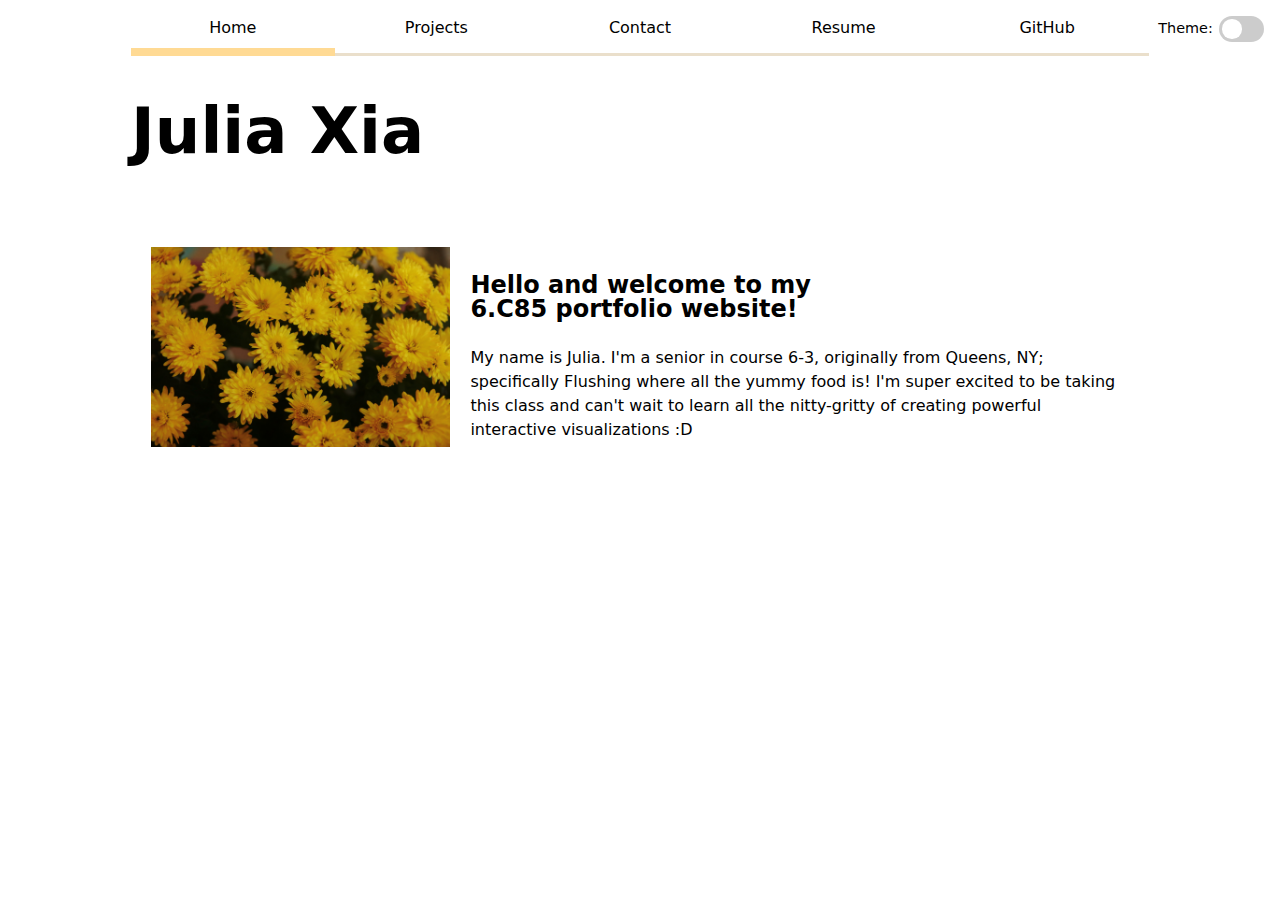
<file: index.html>
<!DOCTYPE html>
<html class="home" lang="en">
  <head>
    <meta charset="UTF-8" />
    <meta name="viewport" content="width=device-width, initial-scale=1.0" />
    <link href="./style.css" rel="stylesheet" />
    <title>Julia Xia: Personal Site & Portfolio</title>
  </head>
  <body>
    
    <h1>Julia Xia</h1>
    <div style="display:flex; align-items: center; margin: 10px">
      <img
        src="images/yellow carnations.jpeg"
        alt="yellow carnations"
        width="30%"
        style="padding-inline: 10px"
      />
      <div style="display:grid; margin: 10px;">
        <p >
          <h2>
            Hello and welcome to my 6.C85 portfolio website!
          </h2>
          My name is Julia. I'm a senior in course 6-3, originally from Queens,
          NY; specifically Flushing where all the yummy food is! I'm super excited
          to be taking this class and can't wait to learn all the nitty-gritty of creating powerful interactive
          visualizations :D
        </p>
      </div>
    
    </div>
  </body>
  <script type="module" src="global.js"></script>
</html>
</file>
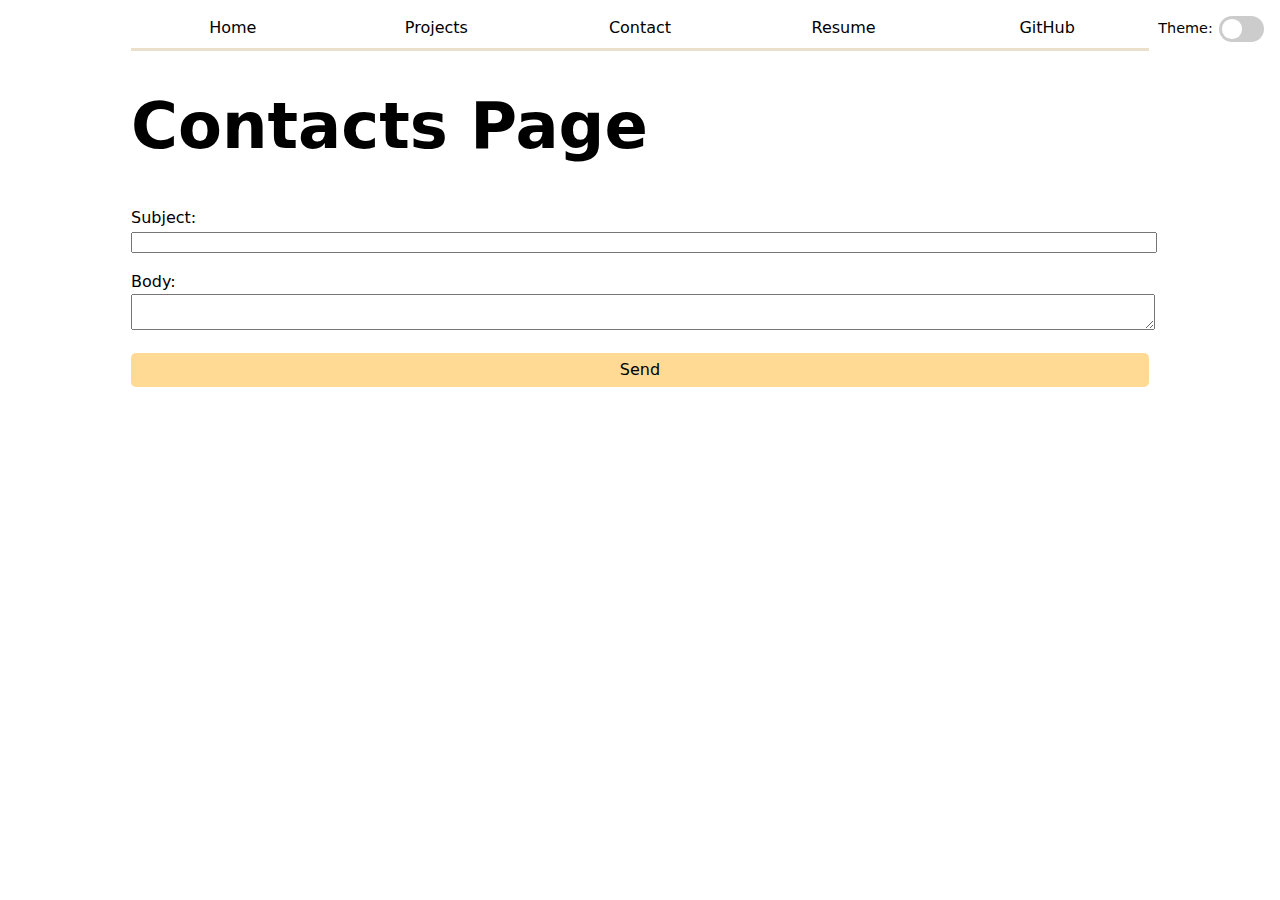
<file: contact/index.html>
<!DOCTYPE html>
<html lang="en">
  <head>
    <meta charset="UTF-8" />
    <meta name="viewport" content="width=device-width, initial-scale=1.0" />
    <link href="../style.css" rel="stylesheet" />
    <title>Contacts</title>
  </head>
  <body>
    <h1>Contacts Page</h1>
    <form action="mailto:juliaxia@mit.edu" method="GET">
      <!-- <label>
            Email:
            <input name="email" type="email"></input>
        </label> -->
      <label>
        Subject:
        <input name="subject" />
      </label>
      <label>
        Body:
        <textarea name="body"></textarea>
      </label>
      <button>Send</button>
    </form>
  </body>
  <style>
    form {
      /* Make these elements behave like block elements,
	   i.e. create line breaks before and after
	 */
      display: grid;
      grid-template-columns: auto 1fr;
      gap: 1em;
    }

    label,
    button {
      grid-template-columns: subgrid;
      grid-column: 1 / -1;
    }

    input,
    textarea {
      /* Fill the whole available width. */
      width: 100%;
    }

    input:focus,
    textarea:focus {
      outline: 2px solid var(--color-accent);
      border-radius: 5px;
      border-color: rgba(255, 255, 255, 0);
    }

    button {
      background-color: var(--color-accent);
      border: none;
      padding: 5px;
      border-radius: 5px;
      font: inherit;
    }

    button:hover {
      background-color: oklch(from var(--color-accent) 60% 80% h / 10%);
    }
  </style>
  <script type="module" src="../global.js"></script>
</html>
</file>
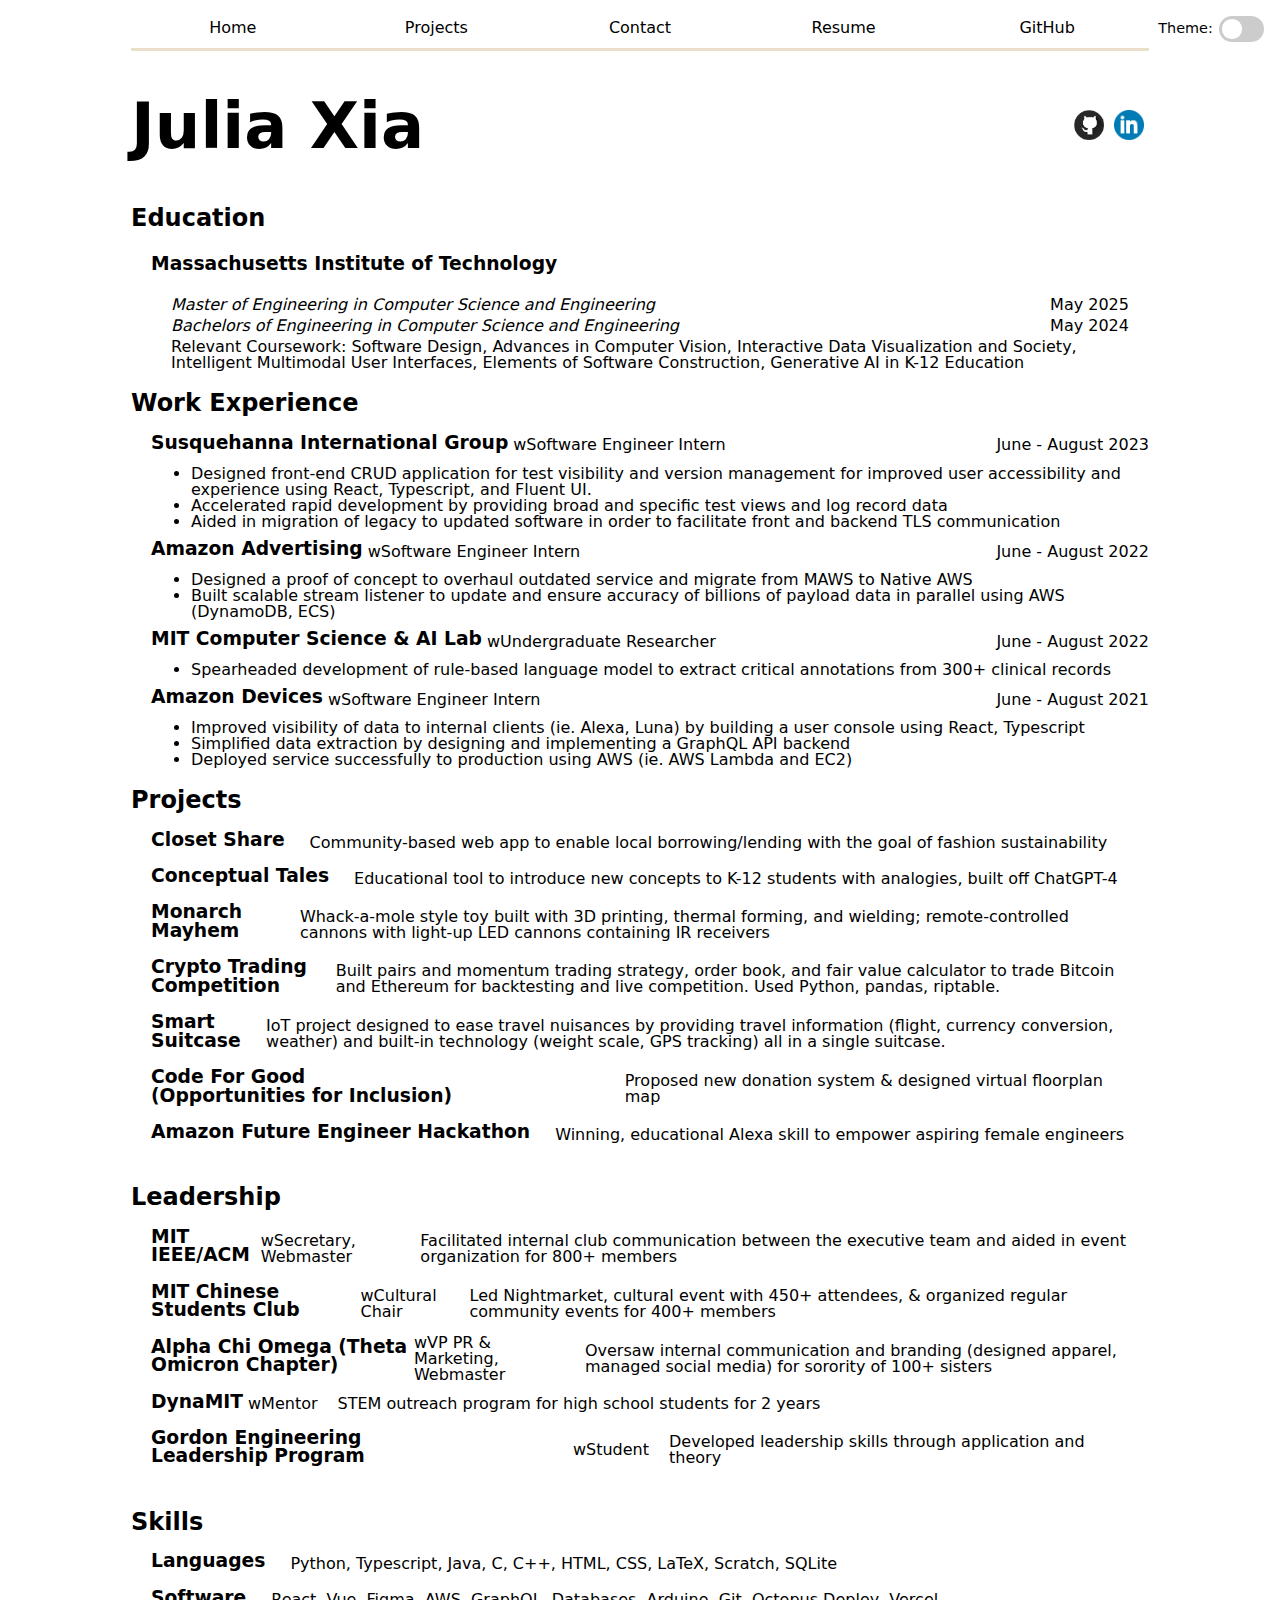
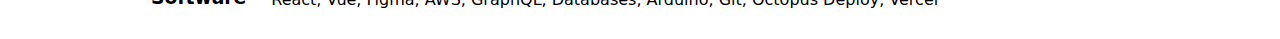
<file: resume/index.html>
<!DOCTYPE html>
<html lang="en">
  <head>
    <meta charset="UTF-8" />
    <meta name="viewport" content="width=device-width, initial-scale=1.0" />
    <link href="../style.css" rel="stylesheet" />
    <title>Resume</title>
  </head>
  <body>
    <div
      style="
        display: flex;
        align-items: center;
        justify-content: space-between;
        margin-bottom: -20px;
      "
    >
      <h1>Julia Xia</h1>
      <div style="display: flex; align-items: center">
        <a target="_blank" href="https://www.github.com/julxia">
          <img
            style="width: 30px; padding: 5px"
            src="../images/github.png"
            alt="GitHub Icon"
          />
        </a>
        <a target="_blank" href="https://www.linkedin.com/in/xiajulia/">
          <img
            style="width: 30px; padding: 5px"
            src="../images/linkedIn.png"
            alt="LinkedIn Icon"
          />
        </a>
      </div>
    </div>
    <section>
      <h2>Education</h2>
      <div style="margin-left: 20px">
        <h3>Massachusetts Institute of Technology</h3>
        <div class="role education">
          <i> Master of Engineering in Computer Science and Engineering </i>
          <time datetime="2025-05">May 2025</time>
        </div>
        <div class="role education">
          <i> Bachelors of Engineering in Computer Science and Engineering </i>
          <time datetime="2025-05">May 2024</time>
        </div>
        <p class="education" style="font-weight: lighter">
          Relevant Coursework: Software Design, Advances in Computer Vision,
          Interactive Data Visualization and Society, Intelligent Multimodal
          User Interfaces, Elements of Software Construction, Generative AI in
          K-12 Education
        </p>
      </div>
    </section>
    <section>
      <h2>Work Experience</h2>
      <div style="margin-left: 20px; margin-top: -10px">
        <div class="job">
          <div class="role">
            <div class="title">
              <h3 class="organization">Susquehanna International Group</h3>
              <p style="font-weight: lighter">wSoftware Engineer Intern</p>
            </div>
            <p>
              <time datetime="2023-06">June</time> -
              <time datetime="2023-08">August 2023</time>
            </p>
          </div>
          <ul style="margin-top: -10px">
            <li>
              Designed front-end CRUD application for test visibility and
              version management for improved user accessibility and experience
              using React, Typescript, and Fluent UI.
            </li>
            <li>
              Accelerated rapid development by providing broad and specific test
              views and log record data
            </li>
            <li>
              Aided in migration of legacy to updated software in order to
              facilitate front and backend TLS communication
            </li>
          </ul>
        </div>
        <div class="job">
          <div class="role">
            <div class="title">
              <h3 class="organization">Amazon Advertising</h3>
              <p style="font-weight: lighter">wSoftware Engineer Intern</p>
            </div>
            <p>
              <time datetime="2022-06">June</time> -
              <time datetime="2022-08">August 2022</time>
            </p>
          </div>
          <ul style="margin-top: -10px">
            <li>
              Designed a proof of concept to overhaul outdated service and
              migrate from MAWS to Native AWS
            </li>
            <li>
              Built scalable stream listener to update and ensure accuracy of
              billions of payload data in parallel using AWS (DynamoDB, ECS)
            </li>
          </ul>
        </div>
        <div class="job">
          <div class="role">
            <div class="title">
              <h3 class="organization">MIT Computer Science & AI Lab</h3>
              <p style="font-weight: lighter">wUndergraduate Researcher</p>
            </div>
            <p>
              <time datetime="2022-06">June</time> -
              <time datetime="2022-08">August 2022</time>
            </p>
          </div>
          <ul style="margin-top: -10px">
            <li>
              Spearheaded development of rule-based language model to extract
              critical annotations from 300+ clinical records
            </li>
          </ul>
        </div>
        <div class="job">
          <div class="role">
            <div class="title">
              <h3 class="organization">Amazon Devices</h3>
              <p style="font-weight: lighter">wSoftware Engineer Intern</p>
            </div>
            <p>
              <time datetime="2021-06">June</time> -
              <time datetime="2021-08">August 2021</time>
            </p>
          </div>
          <ul style="margin-top: -10px">
            <li>
              Improved visibility of data to internal clients (ie. Alexa, Luna)
              by building a user console using React, Typescript
            </li>
            <li>
              Simplified data extraction by designing and implementing a GraphQL
              API backend
            </li>
            <li>
              Deployed service successfully to production using AWS (ie. AWS
              Lambda and EC2)
            </li>
          </ul>
        </div>
      </div>
    </section>

    <section>
      <h2>Projects</h2>
      <div style="margin-left: 20px; margin-top: -10px">
        <div class="project">
          <h3 class="organization">Closet Share</h3>
          <p style="padding-inline: 20px">
            Community-based web app to enable local borrowing/lending with the
            goal of fashion sustainability
          </p>
        </div>

        <div class="project">
          <h3 class="organization">Conceptual Tales</h3>
          <p style="padding-inline: 20px">
            Educational tool to introduce new concepts to K-12 students with
            analogies, built off ChatGPT-4
          </p>
        </div>

        <div class="project">
          <h3 class="organization">Monarch Mayhem</h3>
          <p style="padding-inline: 20px">
            Whack-a-mole style toy built with 3D printing, thermal forming, and
            wielding; remote-controlled cannons with light-up LED cannons
            containing IR receivers
          </p>
        </div>

        <div class="project">
          <h3 class="organization">Crypto Trading Competition</h3>
          <p style="padding-inline: 20px">
            Built pairs and momentum trading strategy, order book, and fair
            value calculator to trade Bitcoin and Ethereum for backtesting and
            live competition. Used Python, pandas, riptable.
          </p>
        </div>

        <div class="project">
          <h3 class="organization">Smart Suitcase</h3>
          <p style="padding-inline: 20px">
            IoT project designed to ease travel nuisances by providing travel
            information (flight, currency conversion, weather) and built-in
            technology (weight scale, GPS tracking) all in a single suitcase.
          </p>
        </div>

        <div class="project">
          <h3 class="organization">
            Code For Good (Opportunities for Inclusion)
          </h3>
          <p style="padding-inline: 20px">
            Proposed new donation system & designed virtual floorplan map
          </p>
        </div>

        <div class="project">
          <h3 class="organization">Amazon Future Engineer Hackathon</h3>
          <p style="padding-inline: 20px">
            Winning, educational Alexa skill to empower aspiring female
            engineers
          </p>
        </div>
      </div>
    </section>

    <section>
      <h2>Leadership</h2>
      <div style="margin-left: 20px; margin-top: -10px">
        <div class="project">
          <div class="title">
            <h3 class="organization">MIT IEEE/ACM</h3>
            <p style="font-weight: lighter">wSecretary, Webmaster</p>
          </div>
          <p style="padding-inline: 20px">
            Facilitated internal club communication between the executive team
            and aided in event organization for 800+ members
          </p>
        </div>

        <div class="project">
          <div class="title">
            <h3 class="organization">MIT Chinese Students Club</h3>
            <p style="font-weight: lighter">wCultural Chair</p>
          </div>
          <p style="padding-inline: 20px">
            Led Nightmarket, cultural event with 450+ attendees, & organized
            regular community events for 400+ members
          </p>
        </div>

        <div class="project">
          <div class="title">
            <h3 class="organization">
              Alpha Chi Omega (Theta Omicron Chapter)
            </h3>
            <p style="font-weight: lighter">wVP PR & Marketing, Webmaster</p>
          </div>
          <p style="padding-inline: 20px">
            Oversaw internal communication and branding (designed apparel,
            managed social media) for sorority of 100+ sisters
          </p>
        </div>

        <div class="project">
          <div class="title">
            <h3 class="organization">DynaMIT</h3>
            <p style="font-weight: lighter">wMentor</p>
          </div>
          <p style="padding-inline: 20px">
            STEM outreach program for high school students for 2 years
          </p>
        </div>

        <div class="project">
          <div class="title">
            <h3 class="organization">Gordon Engineering Leadership Program</h3>
            <p style="font-weight: lighter">wStudent</p>
          </div>
          <p style="padding-inline: 20px">
            Developed leadership skills through application and theory
          </p>
        </div>
      </div>
    </section>

    <section>
      <h2>Skills</h2>
      <div style="margin-left: 20px; margin-top: -10px">
        <div class="project">
          <div class="title">
            <h3 class="organization">Languages</h3>
          </div>
          <p style="padding-inline: 20px">
            Python, Typescript, Java, C, C++, HTML, CSS, LaTeX, Scratch, SQLite
          </p>
        </div>

        <div class="project">
          <div class="title">
            <h3 class="organization">Software</h3>
          </div>
          <p style="padding-inline: 20px">
            React, Vue, Figma, AWS, GraphQL, Databases, Arduino, Git, Octopus
            Deploy, Vercel
          </p>
        </div>
      </div>
    </section>
  </body>
  <style>
    section {
      /* Set line height to 1.5 times the font size
           and use the OS’s UI font as the website font
         */
      font: 100%/1 system-ui;
    }

    .role {
      display: flex;
      align-items: center;
      justify-content: space-between;
    }

    .title {
      display: flex;
      align-items: center;
      justify-content: space-evenly;
    }

    .organization {
      padding-right: 5px;
    }

    .education {
      margin-inline: 20px;
      margin-top: 5px;
    }

    .job {
      margin-top: -25px;
    }

    .project {
      display: flex;
      align-items: center;
      margin-top: -25px;
    }
  </style>
  <script type="module" src="../global.js"></script>
</html>
</file>
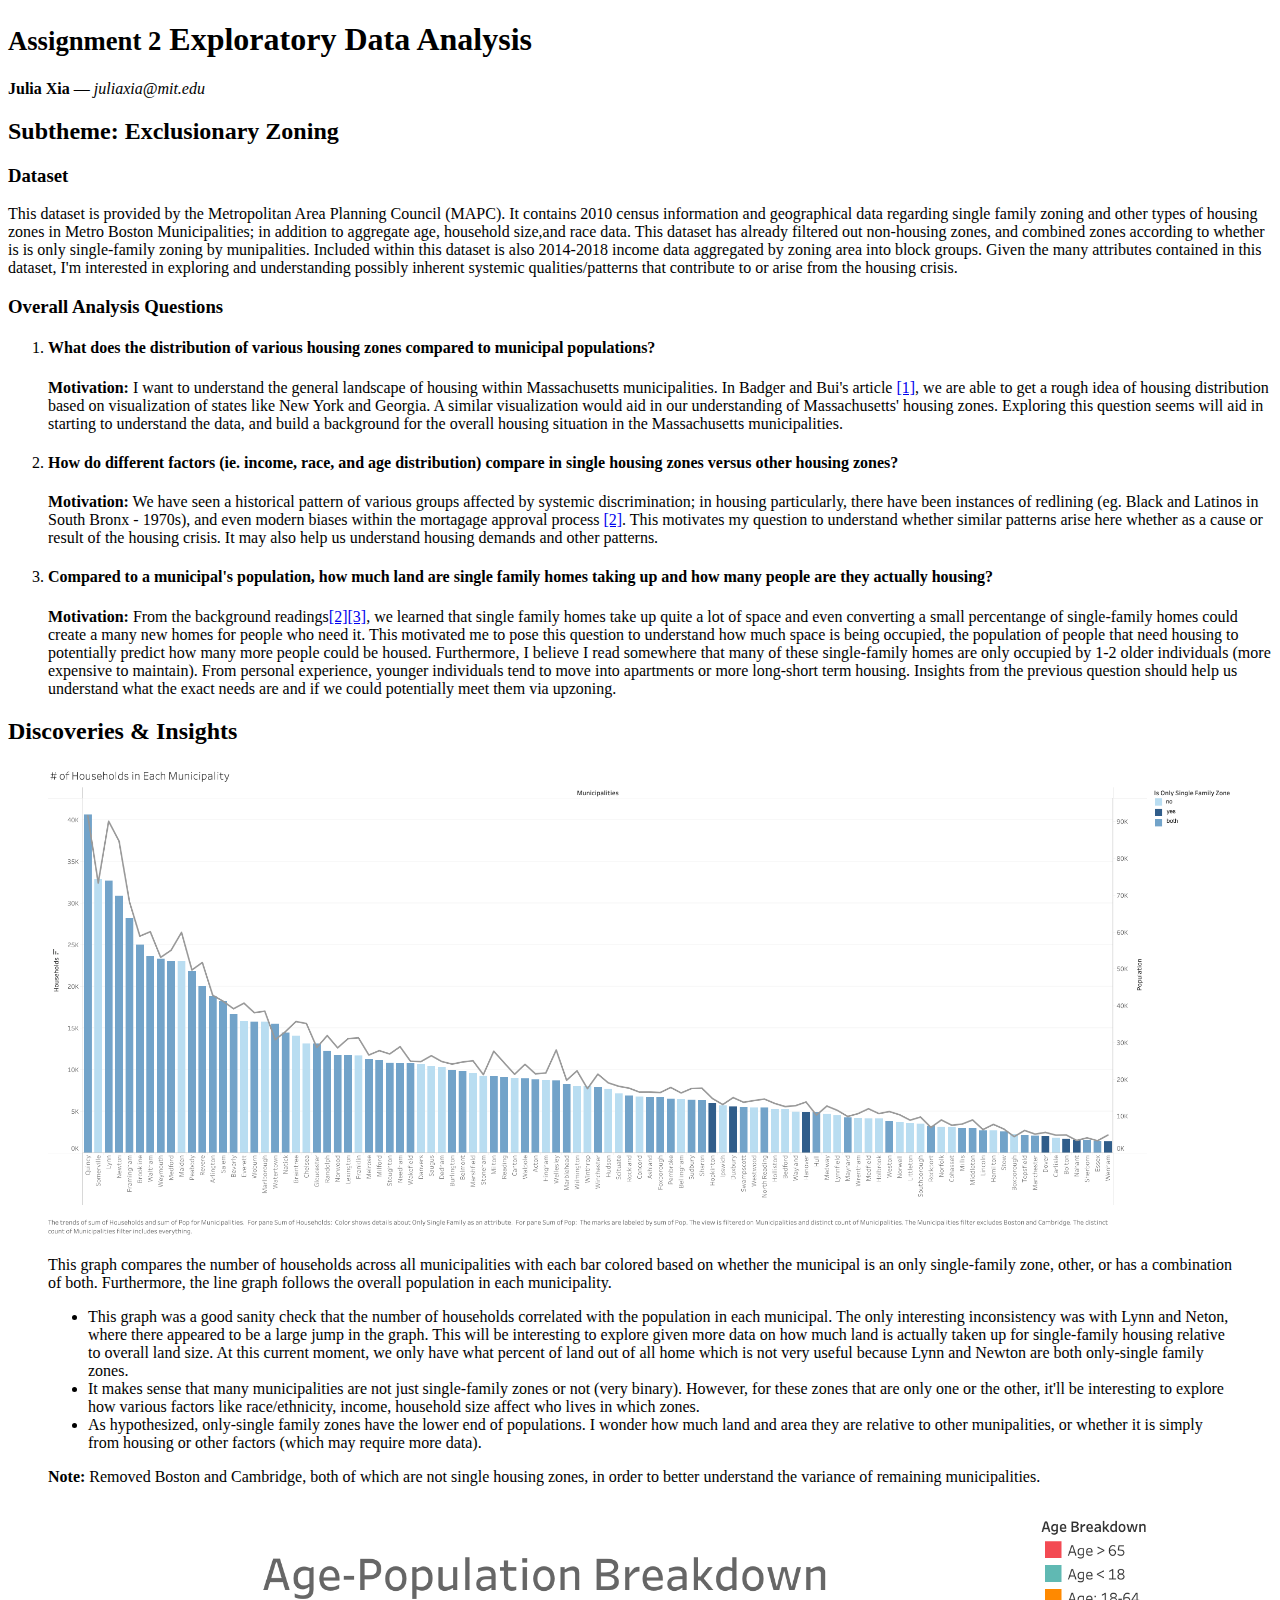
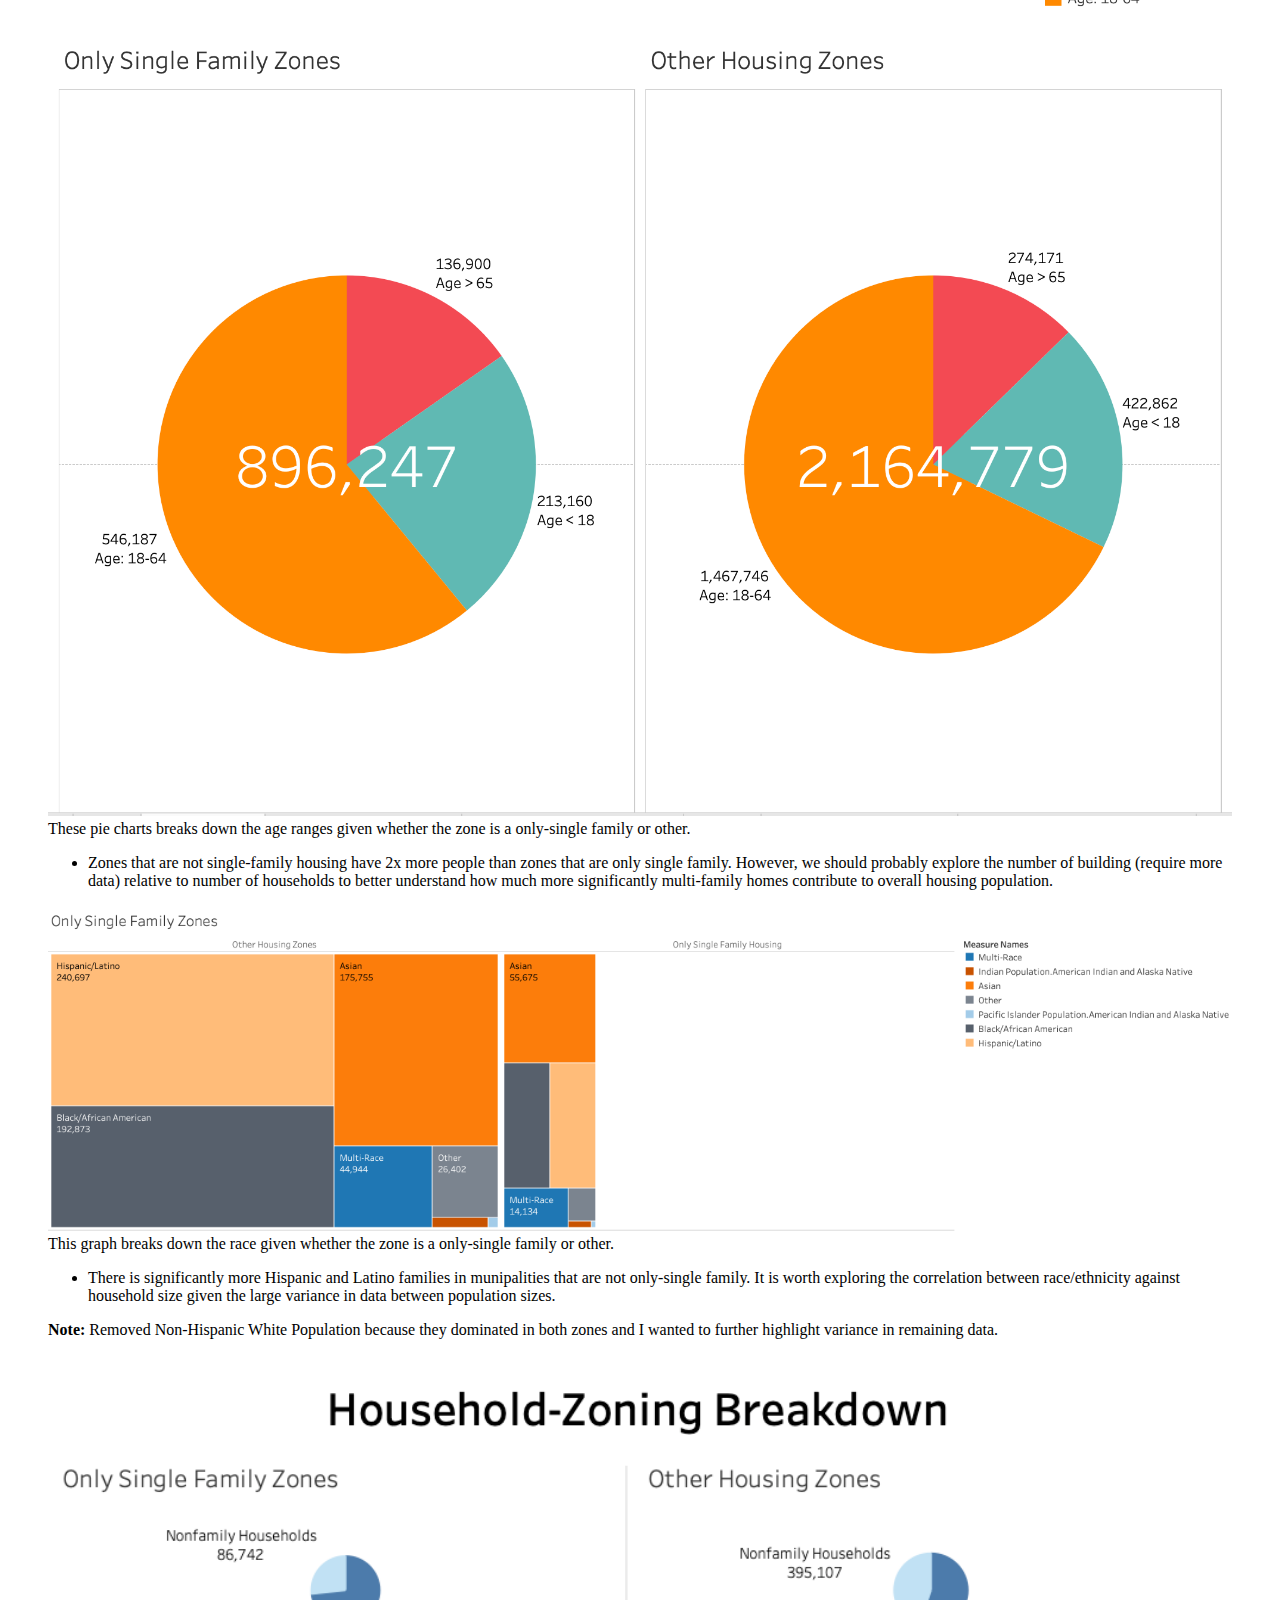
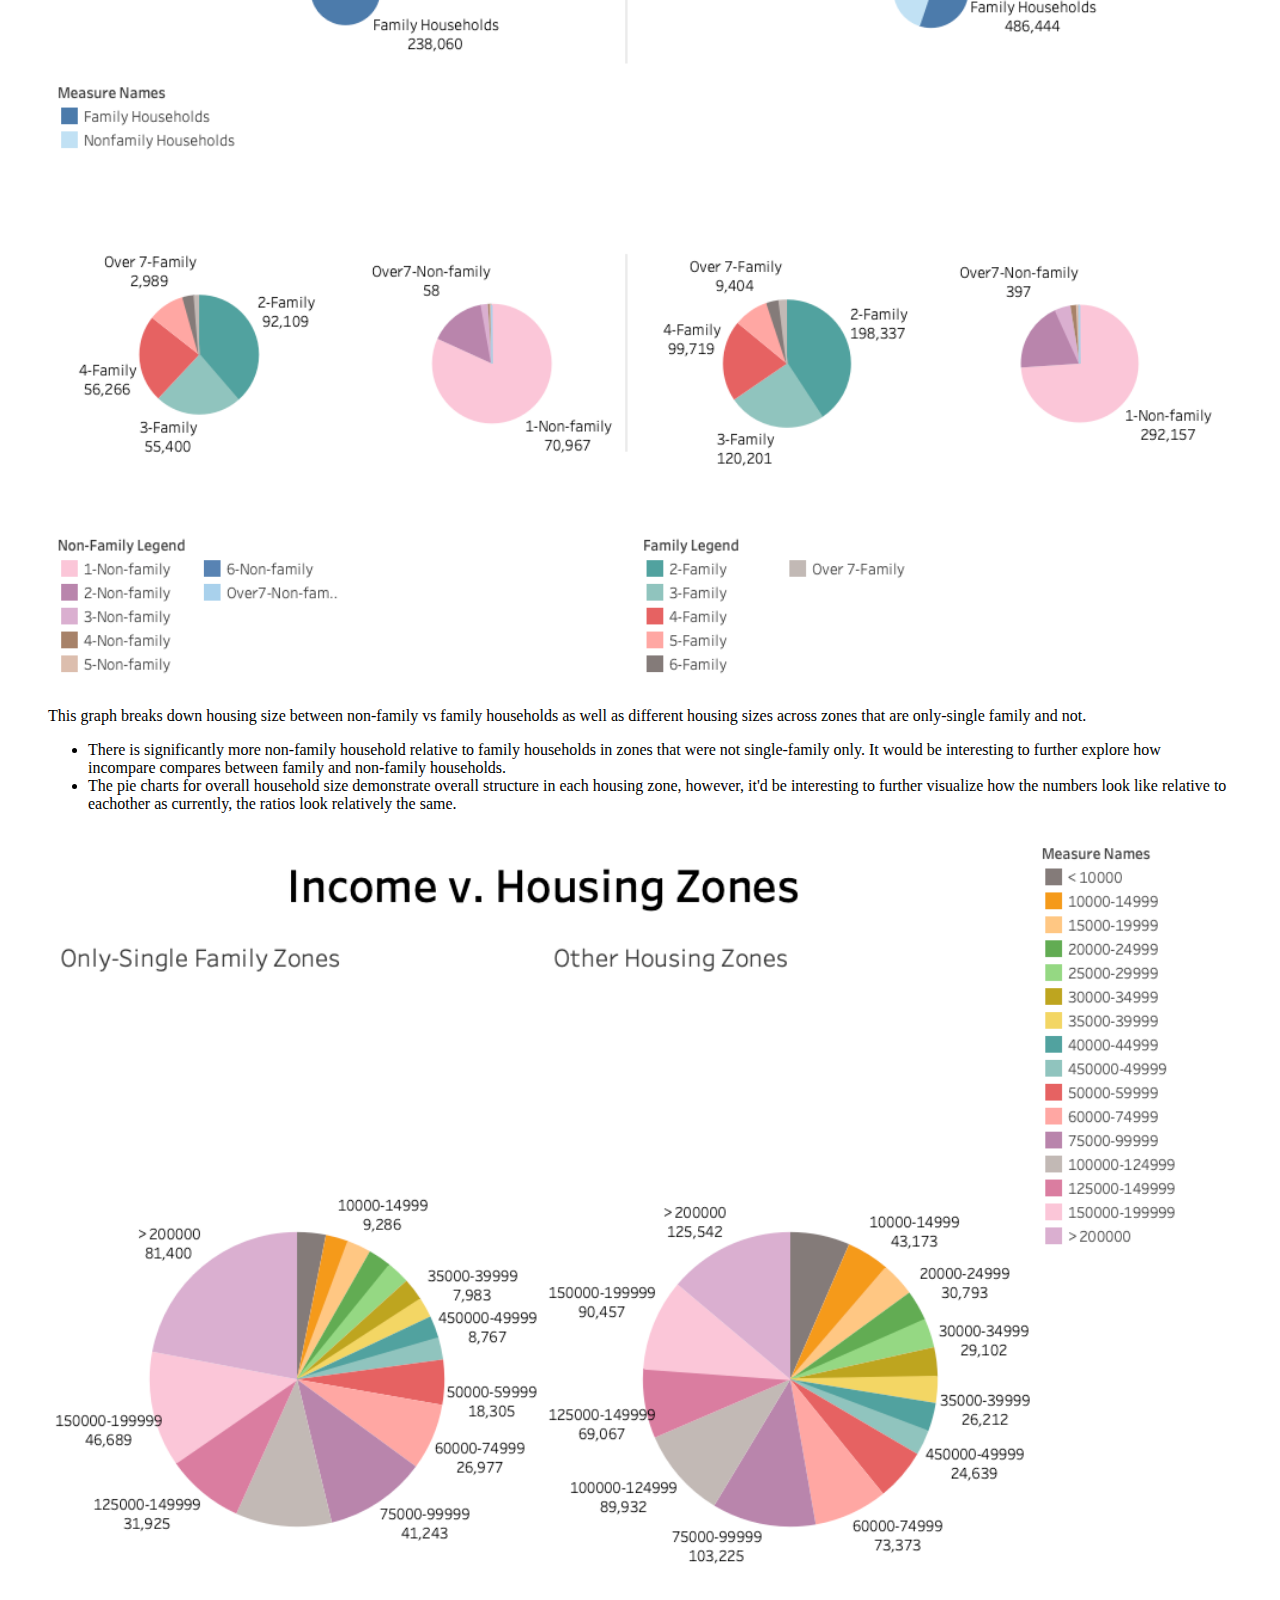
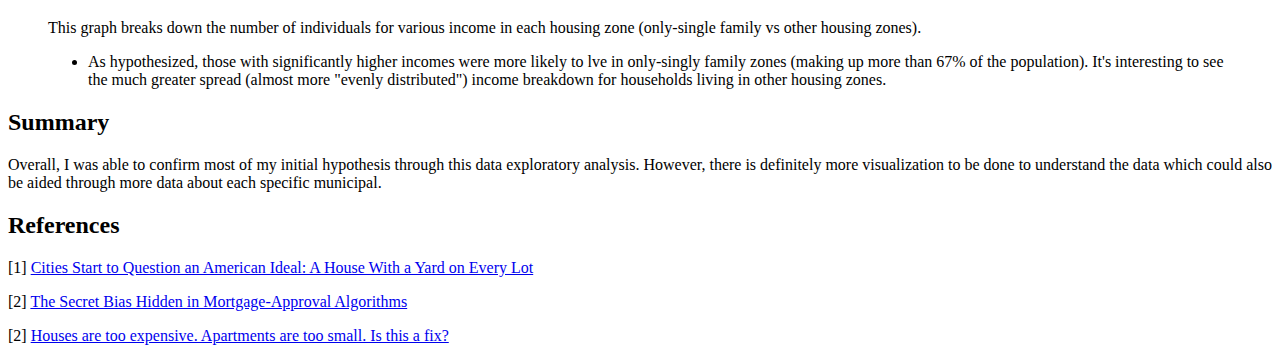
<file: projects/a2.html>
<!DOCTYPE html>
<html lang="en">
  <head>
    <title>A2: Exploratory Data Analysis</title>
    <link
      rel="stylesheet"
      href="https://vis-society.github.io/assignments/report.css"
    />
  </head>

  <body>
    <header>
      <h1>
        <small
          ><a
            href="https://vis-society.github.io/assignments/A2.html"
            style="text-decoration: none; color: inherit"
            target="_blank"
            >Assignment 2</a
          ></small
        >
        Exploratory Data Analysis
      </h1>

      <p><strong>Julia Xia</strong> — <em>juliaxia@mit.edu</em></p>
    </header>
    <main>
      <section>
        <h2>Subtheme: Exclusionary Zoning</h2>
        <h3>Dataset</h3>
        <p>
          This dataset is provided by the Metropolitan Area Planning Council
          (MAPC). It contains 2010 census information and geographical data
          regarding single family zoning and other types of housing zones in
          Metro Boston Municipalities; in addition to aggregate age, household
          size,and race data. This dataset has already filtered out non-housing
          zones, and combined zones according to whether is is only
          single-family zoning by munipalities. Included within this dataset is
          also 2014-2018 income data aggregated by zoning area into block
          groups. Given the many attributes contained in this dataset, I'm
          interested in exploring and understanding possibly inherent systemic
          qualities/patterns that contribute to or arise from the housing
          crisis.
        </p>

        <h3>Overall Analysis Questions</h3>
        <ol>
          <li>
            <h4>
              What does the distribution of various housing zones compared to
              municipal populations?
            </h4>
            <p>
              <strong>Motivation:</strong>
              I want to understand the general landscape of housing within
              Massachusetts municipalities. In Badger and Bui's article
              <a href="#footnote-1">[1]</a>, we are able to get a rough idea of
              housing distribution based on visualization of states like New
              York and Georgia. A similar visualization would aid in our
              understanding of Massachusetts' housing zones. Exploring this
              question seems will aid in starting to understand the data, and
              build a background for the overall housing situation in the
              Massachusetts municipalities.
            </p>
          </li>
          <li>
            <h4>
              How do different factors (ie. income, race, and age distribution)
              compare in single housing zones versus other housing zones?
            </h4>
            <p>
              <strong>Motivation:</strong>
              We have seen a historical pattern of various groups affected by
              systemic discrimination; in housing particularly, there have been
              instances of redlining (eg. Black and Latinos in South Bronx -
              1970s), and even modern biases within the mortagage approval
              process
              <a href="#footnote-2">[2]</a>. This motivates my question to
              understand whether similar patterns arise here whether as a cause
              or result of the housing crisis. It may also help us understand
              housing demands and other patterns.
            </p>
          </li>
          <li>
            <h4>
              Compared to a municipal's population, how much land are single
              family homes taking up and how many people are they actually
              housing?
            </h4>
            <p>
              <strong>Motivation:</strong>
              From the background readings<a href="#footnote-2">[2]</a
              ><a href="#footnote-3">[3]</a>, we learned that single family
              homes take up quite a lot of space and even converting a small
              percentange of single-family homes could create a many new homes
              for people who need it. This motivated me to pose this question to
              understand how much space is being occupied, the population of
              people that need housing to potentially predict how many more
              people could be housed. Furthermore, I believe I read somewhere
              that many of these single-family homes are only occupied by 1-2
              older individuals (more expensive to maintain). From personal
              experience, younger individuals tend to move into apartments or
              more long-short term housing. Insights from the previous question
              should help us understand what the exact needs are and if we could
              potentially meet them via upzoning.
            </p>
          </li>
          <!-- <li>
            <h4>How has housing zoning changed across time?</h4>
            <p>
              <strong>Motivation:</strong>
              From the background reading <a href="#footnote-2">[2]</a>, we
              learn that it wasn't always single-family zones everywhere (only
              became designed around a century ago). Thus, it would be
              interesting to learn exactly how housing has changed (eg. zones
              have been establsihed) in correlation to historical or modern
              events. It'd be interesting to see if any policy changes occured
              and how that affected housing in certain areas.
            </p>
          </li>
          <li>
            <h4>
              What does ownership status (ie. homeowner, renter) look like
              across different zoning and municipalities?
            </h4>
            <p>
              <strong>Motivation:</strong>
              From lecture, we noted the increasing speculation and "flipping"
              of properties as investment, which drives up housing prices and
              lowers supply for actual residents. I'm not sure if this dataset
              will be able to fully reveal this pattern, based upon the
              metadata; however I think it is worth exploring to further
              understand the landscape of housing ownership.
            </p>
          </li> -->
        </ol>
      </section>

      <section>
        <h2>Discoveries & Insights</h2>

        <figure>
          <img
            style="width: 100%; height: auto"
            src="./images/a2/bos_housing_landscape.png"
            alt=""
          />
          <figcaption>
            <p>
              This graph compares the number of households across all municipalities with each bar colored based on whether the municipal is an only single-family zone, other, or has a combination of both. 
              Furthermore, the line graph follows the overall population in each municipality.
              <ul>
                <li>
                  This graph was a good sanity check that the number of households correlated with the population in each municipal. The only interesting inconsistency was with Lynn and Neton, where there appeared to be a large jump in the graph. This will be interesting to explore given more data on how much land is actually taken up for single-family housing relative to overall land size. At this current moment, we only have what percent of land out of all home which is not very useful because Lynn and Newton are both only-single family zones.
                </li>
                <li>
                  It makes sense that many municipalities are not just single-family zones or not (very binary). However, for these zones that are only one or the other, it'll be interesting to explore how various factors like race/ethnicity, income, household size affect who lives in which zones.
                </li>
                <li>
                  As hypothesized, only-single family zones have the lower end of populations. I wonder how much land and area they are relative to other munipalities, or whether it is simply from housing or other factors (which may require more data).
                </li>
              </ul>
              <strong>Note:</strong>
              Removed Boston and Cambridge, both of which are not single housing
              zones, in order to better understand the variance of remaining
              municipalities.
            </p>
          </figcaption>
        </figure>

        <figure>
          <img
            style="width: 100%; height: auto"
            src="./images/a2/age-population-breakdown.png"
            alt=""
          />
          <figcaption>
            These pie charts breaks down the age ranges given whether the zone is a only-single family or other.
            <ul>
              <li>
                Zones that are not single-family housing have 2x more people than zones that are only single family. However, we should probably explore the number of building (require more data) relative to number of households to better understand how much more significantly multi-family homes contribute to overall housing population.
              </li>
            </ul>
            
          </p></figcaption>
        </figure>

        <figure>
          <img
            style="width: 100%; height: auto"
            src="./images/a2/race-ethnicity-breakdown.png"
            alt=""
          />
          <figcaption>This graph breaks down the race given whether the zone is a only-single family or other.
            <ul>
              <li>
                There is significantly more Hispanic and Latino families in munipalities that are not only-single family. It is worth exploring the correlation between race/ethnicity against household size given the large variance in data between population sizes.             
              </li>
            </ul>
            <strong>Note:</strong>
            Removed Non-Hispanic White Population because they dominated in both zones and I wanted to further highlight variance in remaining data.
            </figcaption>
        </figure>

        <figure>
          <img
            style="width: 100%; height: auto"
            src="./images/a2/household-zoning-breakdown.png"
            alt=""
          />
          <figcaption>This graph breaks down housing size between non-family vs family households as well as different housing sizes across zones that are only-single family and not.
            <ul>
              <li>
                There is significantly more non-family household relative to family households in zones that were not single-family only. It would be interesting to further explore how incompare compares between family and non-family households.
              </li>
              <li>
                  The pie charts for overall household size demonstrate overall structure in each housing zone, however, it'd be interesting to further visualize how the numbers look like relative to eachother as currently, the ratios look relatively the same.
              </li>
            </ul></figcaption>
        </figure>

        <figure>
          <img
            style="width: 100%; height: auto"
            src="./images/a2/income-housing-breakdown.png"
            alt=""
          />
          <figcaption>This graph breaks down the number of individuals for various income in each housing zone (only-single family vs other housing zones).
            <ul>
              <li>
                As hypothesized, those with significantly higher incomes were more likely to lve in only-singly family zones (making up more than 67% of the population). It's interesting to see the much greater spread (almost more "evenly distributed") income breakdown for households living in other housing zones.
              </li>
            </ul>
            </figcaption>
        </figure>
      </section>

      <section>
        <h2>Summary</h2>

        <p>Overall, I was able to confirm most of my initial hypothesis through this data exploratory analysis. However, there is definitely more visualization to be done to understand the data which could also be aided through more data about each specific municipal.</p>
      </section>
      <section>
        <h2>References</h2>
        <p id="footnote-1">
          [1]
          <a
            href="https://www.nytimes.com/interactive/2019/06/18/upshot/cities-across-america-question-single-family-zoning.html?action=click&module=RelatedLinks&pgtype=Article"
            >Cities Start to Question an American Ideal: A House With a Yard on
            Every Lot</a
          >
        </p>
        <p id="footnote-2">
          [2]
          <a
            href="https://themarkup.org/denied/2021/08/25/the-secret-bias-hidden-in-mortgage-approval-algorithms"
            >The Secret Bias Hidden in Mortgage-Approval Algorithms</a
          >
        </p>
        <p id="footnote-3">
          [2]
          <a
            href="https://www.washingtonpost.com/dc-md-va/2023/10/20/missing-middle-housing-comic/?pwapi_token=eyJ0eXAiOiJKV1QiLCJhbGciOiJIUzI1NiJ9.[base64].7LMxchYp2bC04t5nd2wPc7E98URbsqG54Es5TbFzBCk"
            >Houses are too expensive. Apartments are too small. Is this a
            fix?</a
          >
        </p>
      </section>
    </main>
  </body>
</html>
</file>
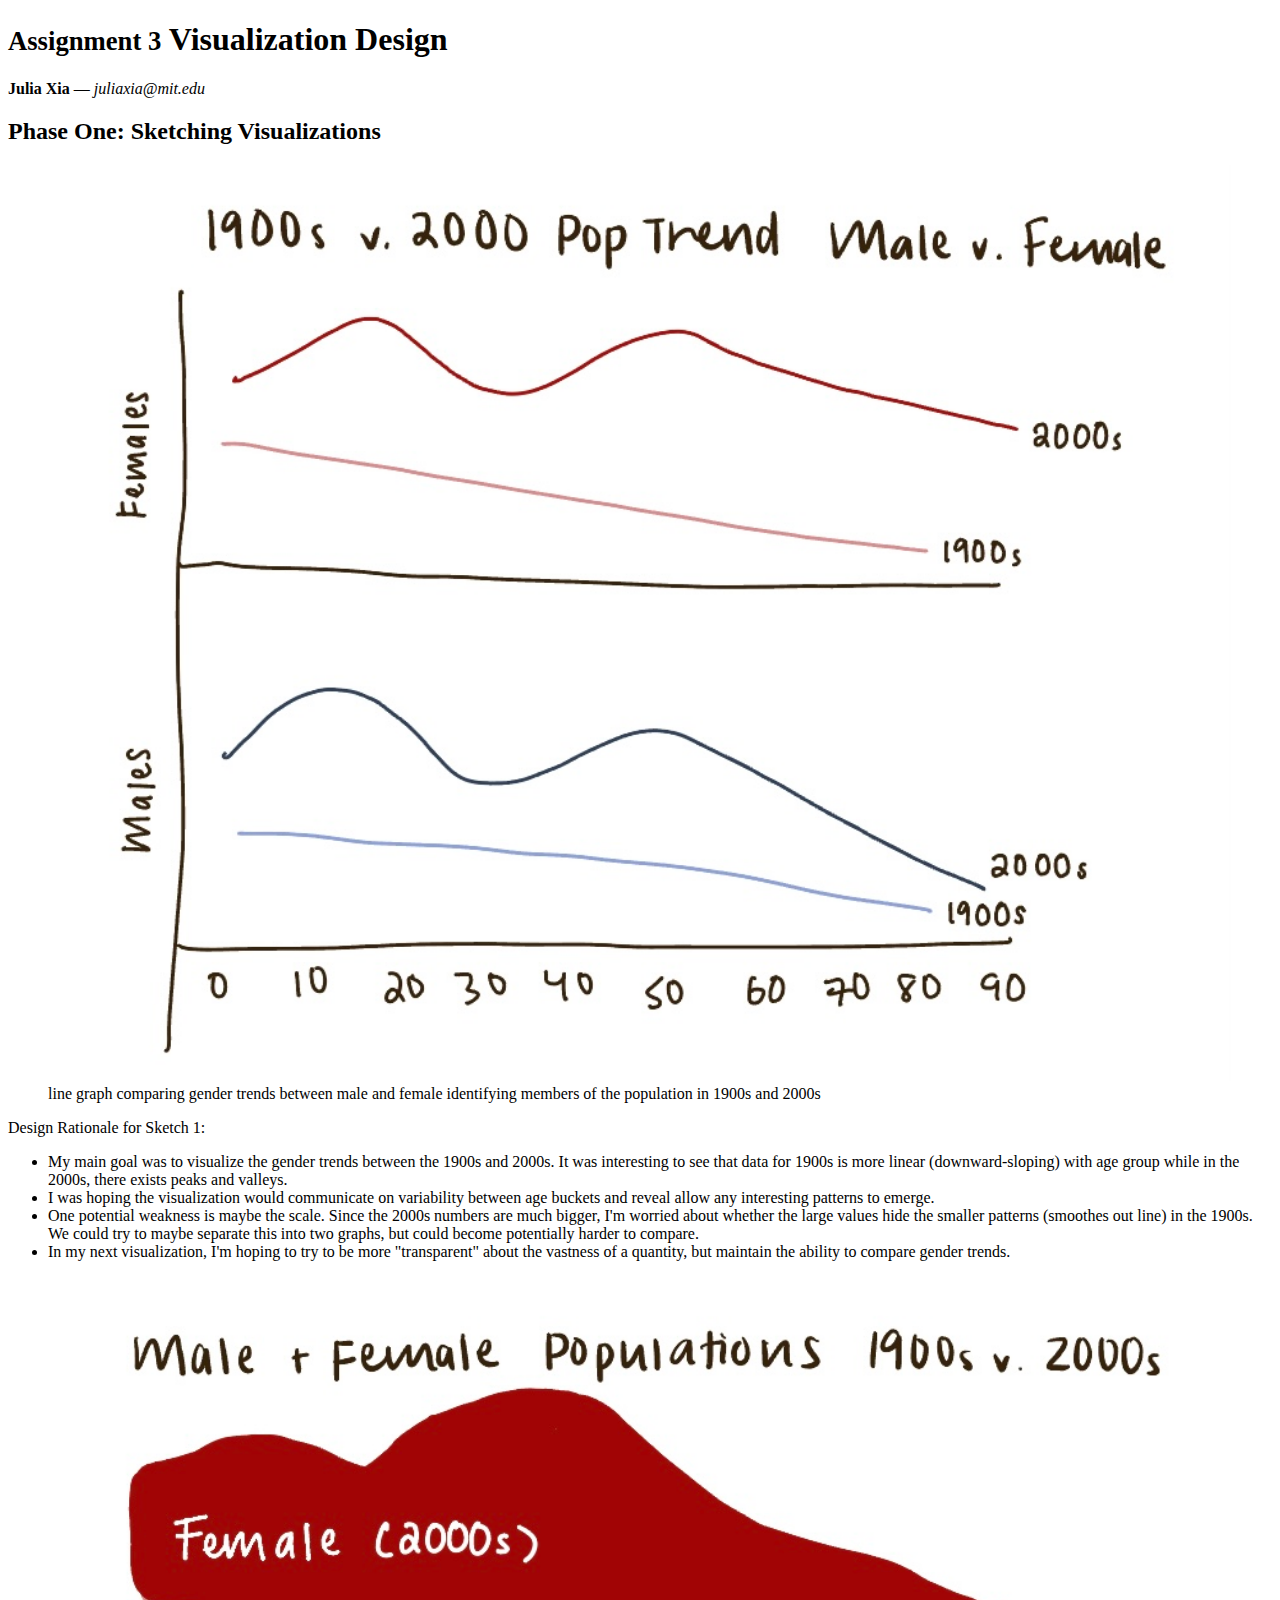
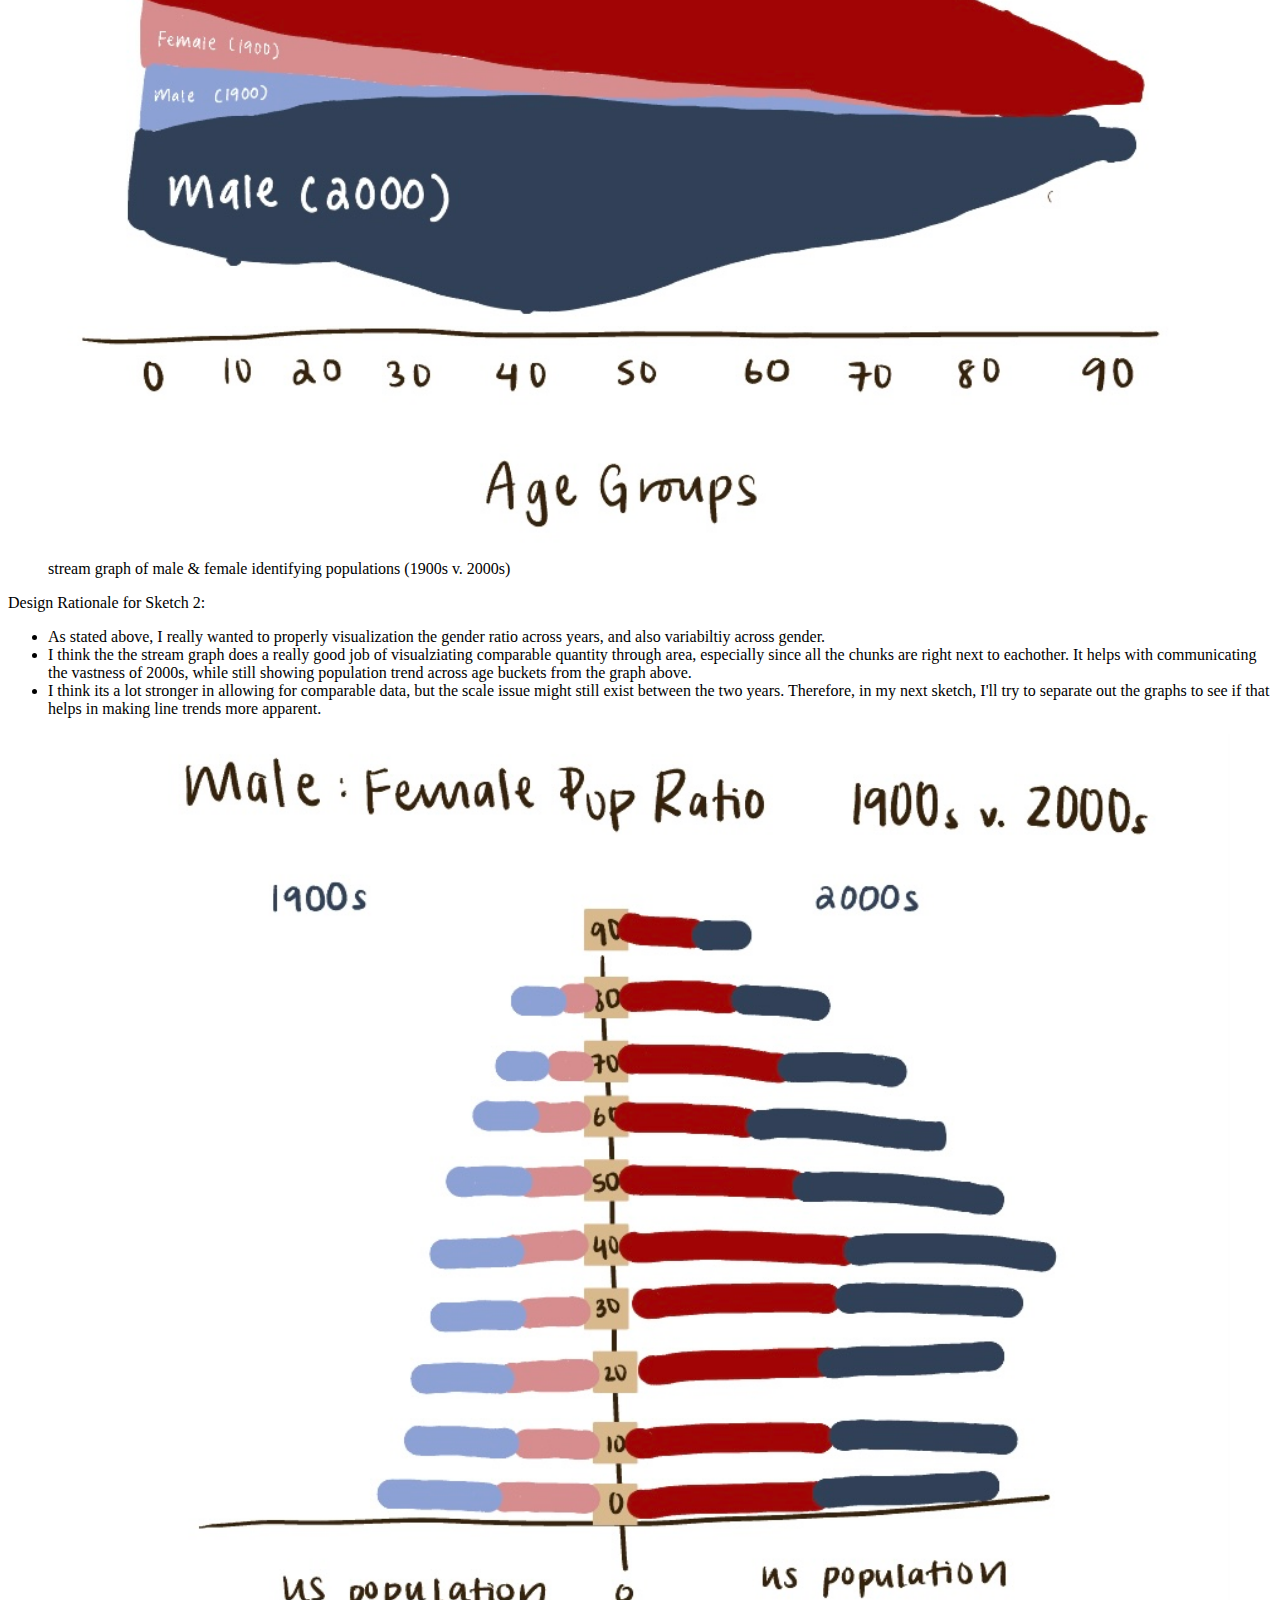
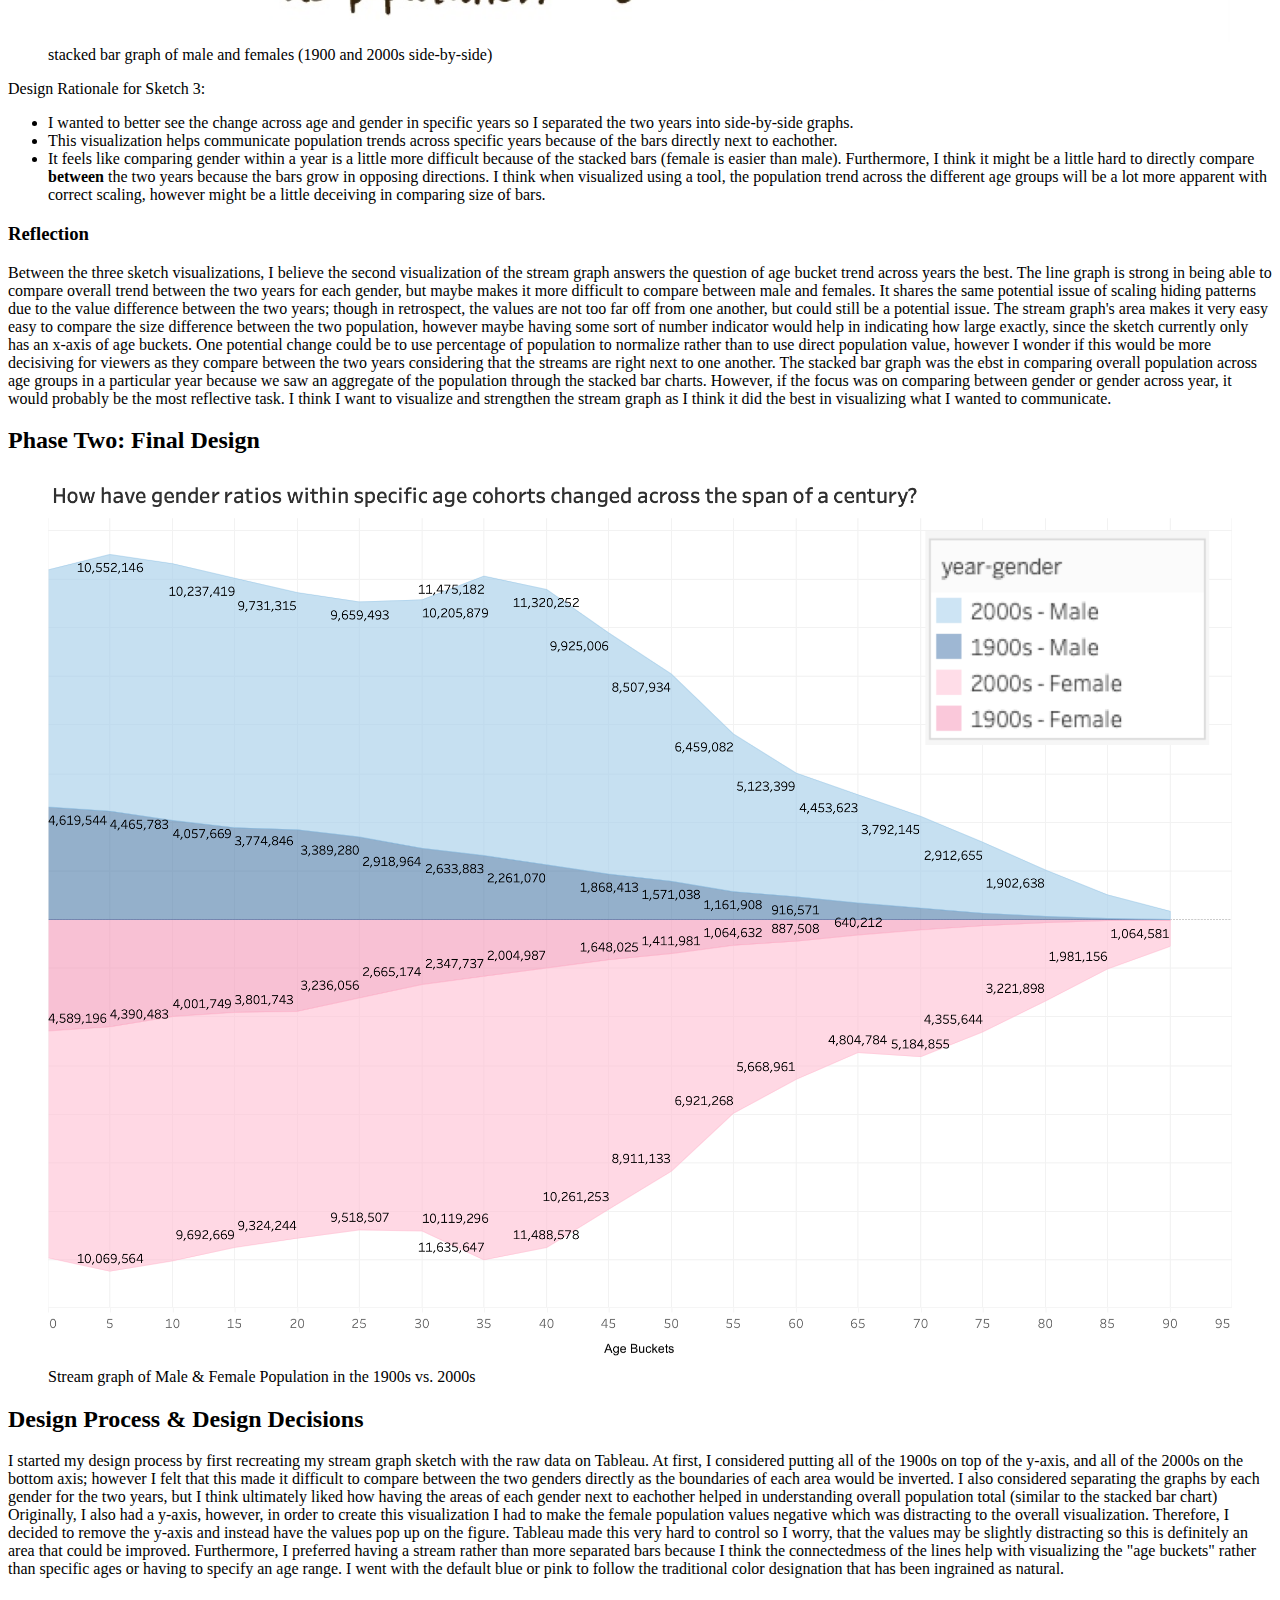
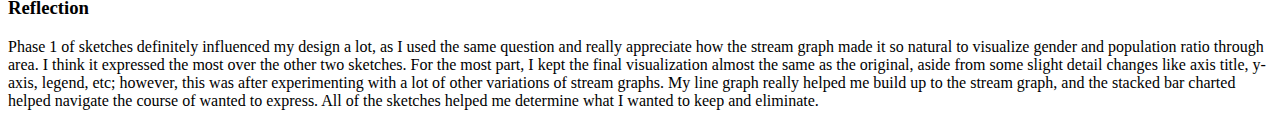
<file: projects/a3.html>
<!DOCTYPE html>
<html lang="en">
  <head>
    <title>A3: Visualization Design</title>
    <link
      rel="stylesheet"
      href="https://vis-society.github.io/assignments/report.css"
    />
  </head>

  <body>
    <header>
      <h1>
        <small><a
            href="https://vis-society.github.io/assignments/A3.html"
            style="text-decoration: none; color: inherit"
            target="_blank"
            >Assignment 3</a
          ></small
        ></small>
        Visualization Design
      </h1>

      <p><strong>Julia Xia</strong> — <em>juliaxia@mit.edu</em></p>
    </header>

    <main>
      <section>
        <h2>Phase One: Sketching Visualizations</h2>
        <figure>
			<img style="width: 100%; height: auto" src="./images/a3/lineGraph.jpg" alt="Line Graph of 1900s v. 2000 Population Trend (Male v. Female)" />
			<figcaption>line graph comparing gender trends between male and female identifying members of the population in 1900s and 2000s</figcaption>
		  </figure>
  
		  <p>Design Rationale for Sketch 1:</p>
  
		  <ul>
			<li>My main goal was to visualize the gender trends between the 1900s and 2000s. It was interesting to see that data for 1900s is more linear (downward-sloping) with age group while in the 2000s, there exists peaks and valleys.</li>
			<li>I was hoping the visualization would communicate on variability between age buckets and reveal allow any interesting patterns to emerge.</li>
			<li>One potential weakness is maybe the scale. Since the 2000s numbers are much bigger, I'm worried about whether the large values hide the smaller patterns (smoothes out line) in the 1900s. We could try to maybe separate this into two graphs, but could become potentially harder to compare.</li>
			<li>In my next visualization, I'm hoping to try to be more "transparent" about the vastness of a quantity, but maintain the ability to compare gender trends.</li>
		  </ul>

        <figure>
          <img style="width: 100%; height: auto" src="./images/a3/streamGraph.jpg" alt="Stream Graph of Male & Female Populations (1900s v. 2000s)" />
          <figcaption>stream graph of male & female identifying populations (1900s v. 2000s)</figcaption>
        </figure>

        <p>Design Rationale for Sketch 2:</p>

        <ul>
          <li>As stated above, I really wanted to properly visualization the gender ratio across years, and also variabiltiy across gender. </li>
          <li>I think the the stream graph does a really good job of visualziating comparable quantity through area, especially since all the chunks are right next to eachother. It helps with communicating the vastness of 2000s, while still showing population trend across age buckets from the graph above.</li>
          <li>I think its a lot stronger in allowing for comparable data, but the scale issue might still exist between the two years. Therefore, in my next sketch, I'll try to separate out the graphs to see if that helps in making line trends more apparent.</li>
        </ul>

        <figure>
          <img style="width: 100%; height: auto" src="./images/a3/stackedBarGraph.jpg" alt="Stacked (Male & Female) Side by Side Bar Graph (1900s v. 2000s)" />
          <figcaption>stacked bar graph of male and females (1900 and 2000s side-by-side)</figcaption>
        </figure>

        <p>Design Rationale for Sketch 3:</p>

        <ul>
          <li>I wanted to better see the change across age and gender in specific years so I separated the two years into side-by-side graphs.</li>
          <li>This visualization helps communicate population trends across specific years because of the bars directly next to eachother. </li>
            <li>It feels like comparing gender within a year is a little more difficult because of the stacked bars (female is easier than male). Furthermore, I 
            think it might be a little hard to directly compare <strong>between</strong> the two years because the bars grow in opposing directions. I think when visualized using a tool, the population trend across the different age groups will be a lot more apparent with correct scaling, however might be a little
            deceiving in comparing size of bars.</li>
        </ul>

        <h3>Reflection</h3>

        <p>
          Between the three sketch visualizations, I believe the second visualization of the stream graph answers the question of age bucket trend across years the best. 
          The line graph is strong in being able to compare overall trend between the two years for each gender, but maybe makes it more difficult to compare between male and females. 
          It shares the same potential issue of scaling hiding patterns due to the value difference between the two years; though in retrospect, the values are not too far off from one another, but could still be a potential issue.
          The stream graph's area makes it very easy easy to compare the size difference between the two population, however maybe having some sort of number indicator would help in indicating how large exactly, since the sketch currently only has an x-axis of age buckets.
          One potential change could be to use percentage of population to normalize rather than to use direct population value, however I wonder if this would be more decisiving for viewers as they compare between the two years considering that the streams are right next to one another.
          The stacked bar graph was the ebst in comparing overall population across age groups in a particular year because we saw an aggregate of the population through the stacked bar charts. However, if the focus was on comparing between gender or gender across year, it would probably be the most
          reflective task. I think I want to visualize and strengthen the stream graph as I think it did the best in visualizing what I wanted to communicate.
		</p>
      </section>

      <section>
        <h2>Phase Two: Final Design</h2>

        <figure>
			<img style="width: 100%; height: auto" src="./images/a3/a3.png" alt="Stream Graph of Gender in the 1900 vs. 2000s" />
          <figcaption>Stream graph of Male & Female Population in the 1900s vs. 2000s</figcaption>
        </figure>
      </section>

      <section>
        <h2>Design Process & Design Decisions</h2>

        <p>I started my design process by first recreating my stream graph sketch with the raw data on Tableau. At first, I considered putting all of the 1900s on top of the y-axis, and all of the 2000s on the bottom axis; however I felt that
          this made it difficult to compare between the two genders directly as the boundaries of each area would be inverted. I also considered separating the graphs by each gender for the two years, but I think ultimately liked how having the areas of each gender next to eachother helped in understanding overall population total (similar to the stacked bar chart)
          Originally, I also had a y-axis, however, in order to create this visualization I had to make the female population values negative which was distracting to the overall visualization. Therefore, I decided to remove the y-axis and instead have the values pop up on the figure. Tableau made this very hard to control so I worry, that the values may be slightly distracting so this is definitely an area that could be improved.
          Furthermore, I preferred having a stream rather than more separated bars because I think the connectedmess of the lines help with visualizing the "age buckets" rather than specific ages or having to specify an age range. I went with the default blue or pink to follow the traditional color designation that has been ingrained as natural. 
        </p>

        <h3>Reflection</h3>
        <p>Phase 1 of sketches definitely influenced my design a lot, as I used the same question and really appreciate how the stream graph made it so natural to visualize gender and population ratio through area. I think it expressed the most over the other two sketches. For the most part, I kept the final visualization almost the same as the original, aside from some slight detail changes like axis title, y-axis, legend, etc; however, this was after experimenting with a lot of other variations of stream graphs. My line graph really helped me build up to the stream graph, and the stacked bar charted helped navigate the course of wanted to express. All of the sketches helped me determine what I wanted to keep and eliminate.</p>
      </section>
    </main>
  </body>
</html>
</file>
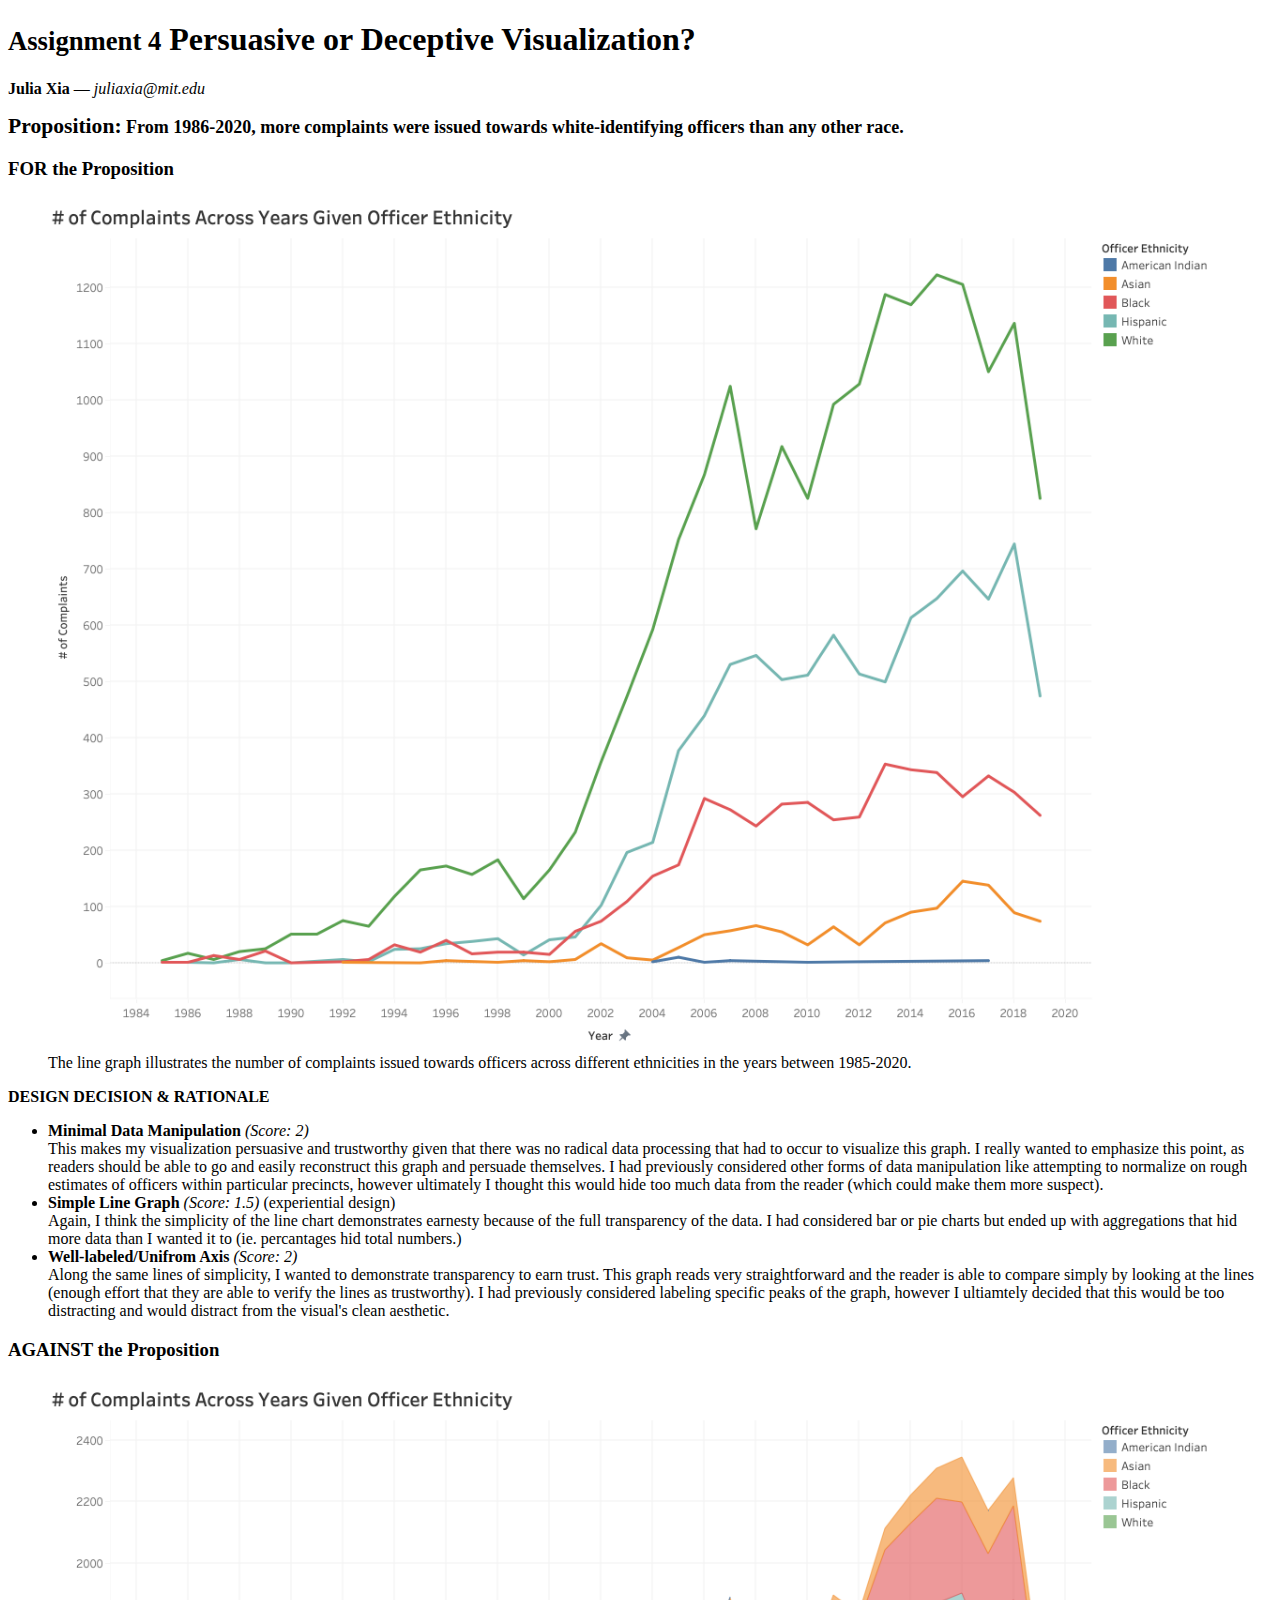
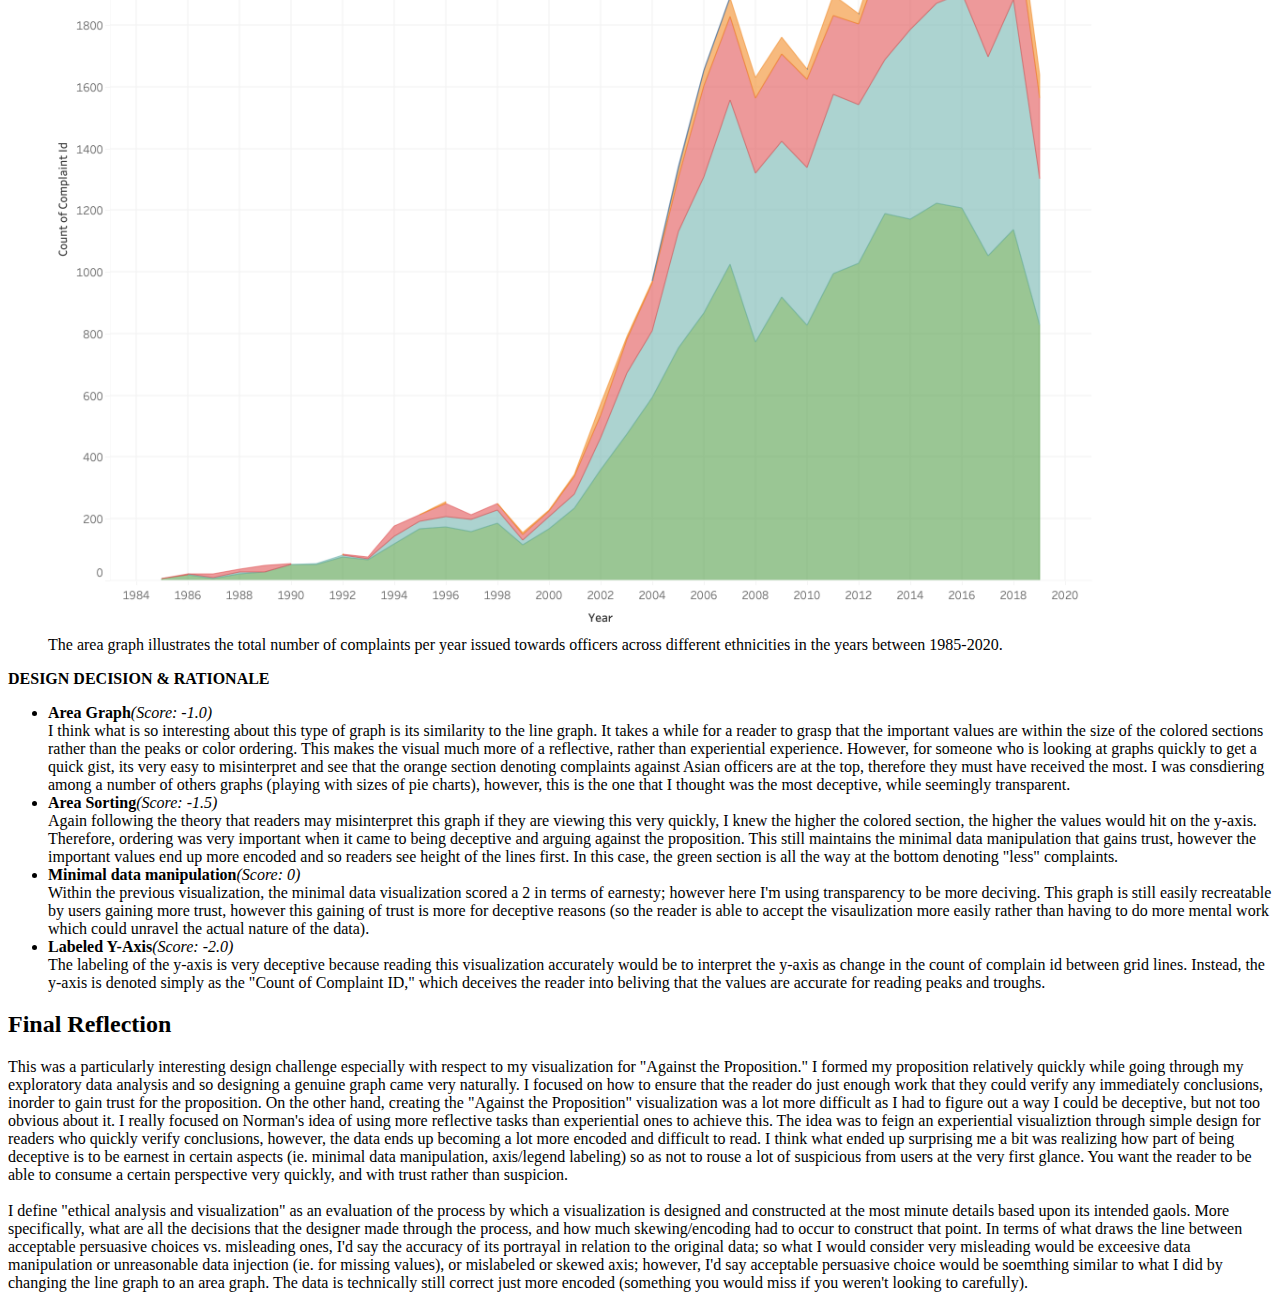
<file: projects/a4.html>
<!DOCTYPE html>
<html lang="en">
  <head>
    <title>Vis & Society Assignment 4</title>
    <link
      rel="stylesheet"
      href="https://vis-society.github.io/assignments/report.css"
    />
  </head>

  <body>
    <header>
		<h1>
		  <small><a
			  href="https://vis-society.github.io/assignments/A4.html"
			  style="text-decoration: none; color: inherit"
			  target="_blank"
			  >Assignment 4</a
			></small
		  ></small>
		  Persuasive or Deceptive Visualization?
		</h1>
  
		<p><strong>Julia Xia</strong> — <em>juliaxia@mit.edu</em></p>
	  </header>

    <main>
      <h2 style="font-size: large;"><strong style="font-size: larger;">Proposition:</strong> From 1986-2020, more complaints were issued towards white-identifying officers than any other race. </h2>
      <section>
        <h3>FOR the Proposition</h3>

        <figure>
          <img style="width: 100%; height: auto" src="./images/a4/ForProp.png" alt="This image supports the proposition." />
          <figcaption>The line graph illustrates the number of complaints issued towards officers across different ethnicities in the years between 1985-2020. </figcaption>
        </figure>

        <strong>DESIGN DECISION & RATIONALE</strong>

        <ul>
          <li><strong>Minimal Data Manipulation</strong><i> (Score: 2)</i><br>This makes my visualization persuasive and trustworthy given that there was no radical data processing that had to occur to visualize this graph. I really wanted to emphasize this point, as readers should be able to go and easily reconstruct this graph and persuade themselves. I had previously considered other forms of data manipulation like attempting to normalize on rough estimates of officers within particular precincts, however ultimately I thought this would hide too much data from the reader (which could make them more suspect).</li>
          <li><strong>Simple Line Graph</strong> <i>(Score: 1.5)</i> (experiential design)<br>Again, I think the simplicity of the line chart demonstrates earnesty because of the full transparency of the data. I had considered bar or pie charts but ended up with aggregations that hid more data than I wanted it to (ie. percantages hid total numbers.)</li>
          <li><strong>Well-labeled/Unifrom Axis</strong> <i>(Score: 2)</i><br> Along the same lines of simplicity, I wanted to demonstrate transparency to earn trust. This graph reads very straightforward and the reader is able to compare simply by looking at the lines (enough effort that they are able to verify the lines as trustworthy). I had previously considered labeling specific peaks of the graph, however I ultiamtely decided that this would be too distracting and would distract from the visual's clean aesthetic.</li>
        </ul>
      </section>

      <section>
        <h3>AGAINST the Proposition</h3>

        <figure>
          <img style="width: 100%; height: auto" src="./images/a4/AgainstProp.png" alt="This image demonstrates evidence against the proposition." />
          <figcaption>The area graph illustrates the total number of complaints per year issued towards officers across different ethnicities in the years between 1985-2020.</figcaption>
        </figure>

        <strong>DESIGN DECISION & RATIONALE</strong>

        <ul>
          <li><strong>Area Graph</strong><i>(Score: -1.0)</i><br>I think what is so interesting about this type of graph is its similarity to the line graph. It takes a while for a reader to grasp that the important values are within the size of the colored sections rather than the peaks or color ordering. This makes the visual much more of a reflective, rather than experiential experience. However, for someone who is looking at graphs quickly to get a quick gist, its very easy to misinterpret and see that the orange section denoting complaints against Asian officers are at the top, therefore they must have received the most. I was consdiering among a number of others graphs (playing with sizes of pie charts), however, this is the one that I thought was the most deceptive, while seemingly transparent.</li>
          <li><strong>Area Sorting</strong><i>(Score: -1.5)</i><br>Again following the theory that readers may misinterpret this graph if they are viewing this very quickly, I knew the higher the colored section, the higher the values would hit on the y-axis. Therefore, ordering was very important when it came to being deceptive and arguing against the proposition. This still maintains the minimal data manipulation that gains trust, however the important values end up more encoded and so readers see height of the lines first. In this case, the green section is all the way at the bottom denoting "less" complaints. </li>
          <li><strong>Minimal data manipulation</strong><i>(Score: 0)</i><br>Within the previous visualization, the minimal data visualization scored a 2 in terms of earnesty; however here I'm using transparency to be more deciving. This graph is still easily recreatable by users gaining more trust, however this gaining of trust is more for deceptive reasons (so the reader is able to accept the visaulization more easily rather than having to do more mental work which could unravel the actual nature of the data).</li>
          <li><strong>Labeled Y-Axis</strong><i>(Score: -2.0)</i><br>The labeling of the y-axis is very deceptive because reading this visualization accurately would be to interpret the y-axis as change in the count of complain id between grid lines. Instead, the y-axis is denoted simply as the "Count of Complaint ID," which deceives the reader into beliving that the values are accurate for reading peaks and troughs. </li>
        </ul>
      </section>

      <section>
        <h2>Final Reflection</h2>

        <p>This was a particularly interesting design challenge especially with respect to my visualization for "Against the Proposition." I formed my proposition relatively quickly while going through my exploratory
          data analysis and so designing a genuine graph came very naturally. I focused on how to ensure that the reader do just enough work that they could verify any immediately conclusions, inorder to gain trust for the proposition. On the other hand,
          creating the "Against the Proposition" visualization was a lot more difficult as I had to figure out a way I could be deceptive, but not too obvious about it. I really focused on Norman's idea of using more reflective tasks than experiential ones to achieve this. The idea was to feign
          an experiential visualiztion through simple design for readers who quickly verify conclusions, however, the data ends up becoming a lot more encoded and difficult to read. I think what ended up surprising me a bit was realizing how part of being deceptive is to be earnest in
          certain aspects (ie. minimal data manipulation, axis/legend labeling) so as not to rouse a lot of suspicious from users at the very first glance. You want the reader to be able to consume a certain perspective very quickly, and with trust rather than suspicion. 
          <br/> <br/>
           I define "ethical analysis and visualization" as an evaluation of the process by which a visualization is designed and constructed at the most minute details based upon its intended gaols. More specifically, what are all the decisions that the designer
           made through the process, and how much skewing/encoding had to occur to construct that point. In terms of what draws the line between acceptable persuasive choices vs. misleading ones, I'd say the accuracy of its portrayal in relation to the original data; so what I would consider very misleading would be exceesive data manipulation or unreasonable data injection (ie. for missing values),
           or mislabeled or skewed axis; however, I'd say acceptable persuasive choice would be soemthing similar to what I did by changing the line graph to an area graph. The data is technically still correct just more encoded (something you would miss if you weren't looking to carefully).
        </p>
      </section>
    </main>
  </body>
</html>
</file>
<file: style.css>
:root {
  --color-accent: oklch(90.45% 0.0973 83.17);
  color-scheme: light dark;
}

body {
  /* Set line height to 1.5 times the font size
	and use the OS’s UI font as the website font
	*/
  accent-color: var(--color-accent);
  font: 100%/1.5 system-ui;
  max-width: 100ch;
  margin-inline: auto;
  padding-inline: 2ch;
}

nav {
  display: flex;
  border-bottom-width: 1px;

  .current {
    border-bottom-width: 0.5em;
    border-bottom-color: var(--color-accent);
  }
}

nav a {
  flex: 3;
  padding: 0.5em;
  /* background-color: #ffff0075; */
  text-decoration: none;
  color: inherit;
  text-align: center;
  border-bottom-style: solid;
  border-bottom-color: oklch(90.71% 0.0294 83.17);
}

a:hover {
  border-bottom-width: 0.5em;
  border-bottom-color: var(--color-accent);
  background-color: oklch(from var(--color-accent) 90% 30% h / 40%);
}

img {
  max-width: 90%;
}

h1 {
  font-size: 400%;
}

h1,
h2,
h3,
h4,
h5,
h6 {
  line-height: 1;
  text-wrap: balance;
  padding-bottom: 5px;
}

.color-scheme-switch {
  position: relative;
  display: inline-block;
  width: 45px;
  height: 25.5px;
}

.color-scheme-switch input {
  opacity: 0;
  width: 0;
  height: 0;
}

.slider {
  position: absolute;
  cursor: pointer;
  top: 0;
  left: 0;
  right: 0;
  bottom: 0;
  background-color: #ccc;
  -webkit-transition: 0.4s;
  transition: 0.4s;
}

.slider:before {
  position: absolute;
  content: "";
  height: 19.5px;
  width: 19.5px;
  left: 3px;
  bottom: 3px;
  background-color: white;
  -webkit-transition: 0.4s;
  transition: 0.4s;
}

input:checked + .slider {
  background-color: var(--color-accent);
}

input:focus + .slider {
  box-shadow: 0 0 1px var(--color-accent);
}

input:checked + .slider:before {
  -webkit-transform: translateX(19.5px);
  -ms-transform: translateX(19.5px);
  transform: translateX(19.5px);
}

/* Rounded sliders */
.slider.round {
  border-radius: 25.5px;
}

.slider.round:before {
  border-radius: 50%;
}
</file>
